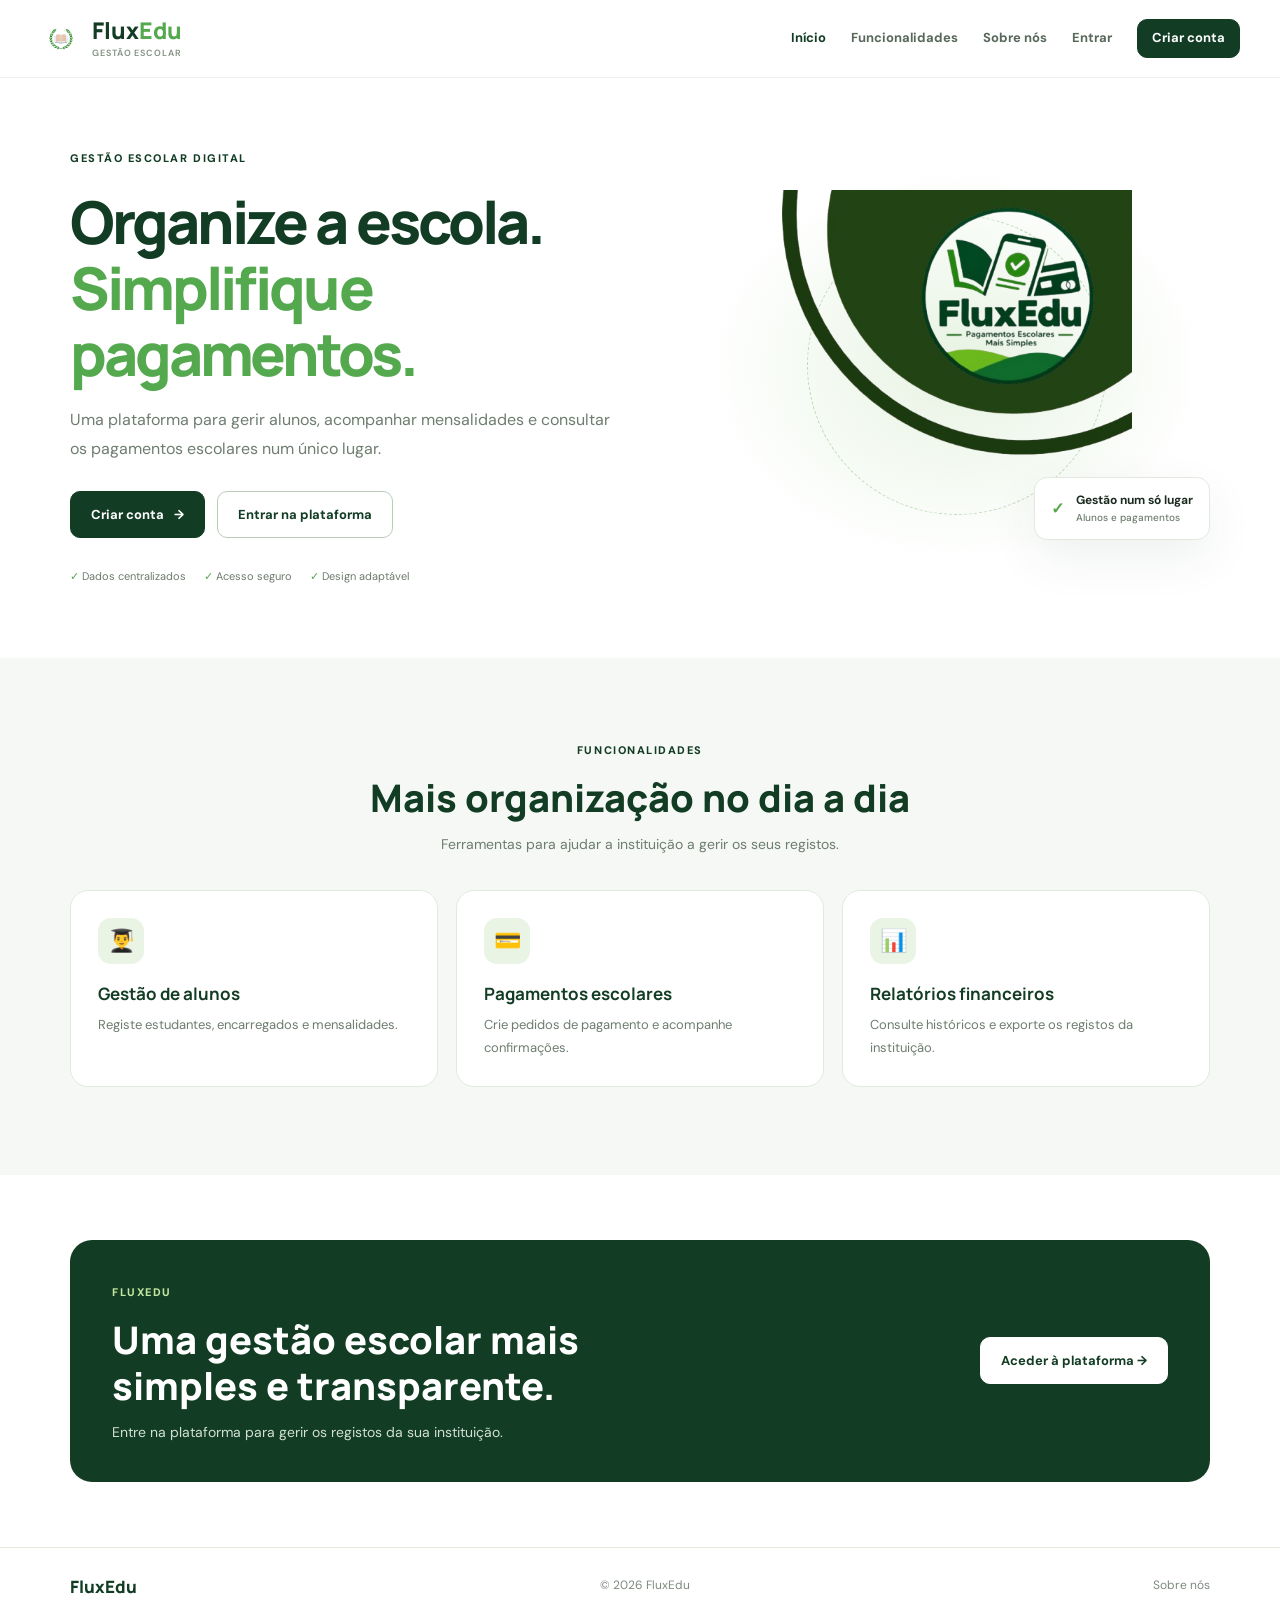
<file: index.html>
<!doctype html>
<html lang="pt">
<head>
  <meta charset="utf-8"><meta name="viewport" content="width=device-width,initial-scale=1">
  <meta name="theme-color" content="#123d24">
  <title>FluxEdu | Gestão escolar</title>
  
  <link rel="stylesheet" href="style.css">

</head>
<body>

  
<header class="topbar">
  <a class="brand" href="index.html">
    <img src="logo-fluxedu.png" alt="">
    <span>Flux<span>Edu</span>
      <small>Gestão escolar</small>
    </span>
  </a>
  <button class="menu-btn" aria-expanded="false" aria-controls="nav">☰</button>
  <nav id="nav">
    <a class="active" href="index.html">Início</a>
    <a href="#funcionalidades">Funcionalidades</a>
    <a href="sobre.html">Sobre nós</a>
    <a href="login.html">Entrar</a>
    <a class="btn small" href="cadastro.html">Criar conta</a>
  
  </nav>

</header>
  
<main>
  
<section class="hero wrap">
  <div>
    <span class="eyebrow">GESTÃO ESCOLAR DIGITAL</span>
    <h1>Organize a escola.<br><em>Simplifique pagamentos.</em></h1>
    <p>Uma plataforma para gerir alunos, acompanhar mensalidades e consultar os pagamentos escolares num único lugar.</p>
    
    <div class="actions">
      <a class="btn" href="cadastro.html">Criar conta <span>→</span></a>
      <a class="btn outline" href="login.html">Entrar na plataforma</a>
    </div>
    
    <div class="ticks">
      <span>✓ Dados centralizados</span>
      <span>✓ Acesso seguro</span>
      <span>✓ Design adaptável</span>
    </div>
  </div>
  
  <div class="hero-art">
    <div class="ring">
      
    </div>
    <img src="moldura-fluxedu.png" alt="Marca FluxEdu">
    
    <div class="float-card">✓ <span><b>Gestão num só lugar</b>
      <small>Alunos e pagamentos</small>
    </span>
    </div>
  </div>
</section>
<section class="features" id="funcionalidades">
  <div class="wrap">
    <div class="section-title">
      <span class="eyebrow">FUNCIONALIDADES</span>
      <h2>Mais organização no dia a dia</h2>
      <p>Ferramentas para ajudar a instituição a gerir os seus registos.</p>
    </div>
    
    <div class="cards">
      <article><i>👨‍🎓</i><h3>Gestão de alunos</h3><p>Registe estudantes, encarregados e mensalidades.</p></article>
      <article><i>💳</i><h3>Pagamentos escolares</h3><p>Crie pedidos de pagamento e acompanhe confirmações.</p></article>
      <article><i>📊 </i><h3>Relatórios financeiros</h3><p>Consulte históricos e exporte os registos da instituição.</p></article>
    </div>
  </div>
</section>
  
<section class="cta wrap">
  <div>
    <span class="eyebrow light">FLUXEDU</span>
    <h2>Uma gestão escolar mais simples e transparente.</h2>
    <p>Entre na plataforma para gerir os registos da sua instituição.</p>
  
  </div>
  
  <a class="btn white" href="login.html">Aceder à plataforma →</a>

</section>
</main>
  <footer>
    <a href="index.html">FluxEdu</a>
    <span>© 2026 FluxEdu</span>
    <a href="sobre.html">Sobre nós</a>
  </footer>
  
  <script src="app.js"></script>


</body>
</html>
</file>
<file: style.css>
@import url('https://fonts.googleapis.com/css2?family=DM+Sans:wght@400;500;600;700&family=Manrope:wght@400;500;600;700;800&display=swap');
:root{--deep:#123d24;
      --deep2:#123d24;
      --black:#1d6035;
      --green:#54a84d;
      --lime:#c4e6a2;
      --ink:#1b2b20;
      --muted:#6e7d70;
      --bg:#f5f8f4;
      --line:#e2eae0;
      --white:#fff;
      --shadow:0 18px 50px #123d2412}
*{box-sizing:border-box}
html{scroll-behavior:smooth}
body{margin:0;
     font-family:"DM Sans",Arial,sans-serif;
     color:var(--ink);
     line-height:1.6}

a{color:inherit;
  text-decoration:none
 }
button,input{font:inherit}
img{display:block;
    max-width:100%
   }

.wrap{width:min(1140px,calc(100% - 42px));
      margin:auto
     }
.topbar{height:78px;
        display:flex;
        align-items:center;
        justify-content:space-between;
        padding:0 max(22px,calc((100% - 1200px)/2));
        border-bottom:1px solid #edf1eb;
        position:sticky;
        top:0;
        z-index:10;
        background:#ffffffed;
        backdrop-filter:blur(12px)
       }
.brand{
  display:flex;
  align-items:center;
  gap:10px;
  font:800 23px Manrope,sans-serif;
  color:var(--deep);
  line-height:1.05;
  flex-shrink:0}
.brand>span>span{
  color:var(--green)}

.brand img{width:42px;
           height:42px;
           object-fit:contain;
           border-radius:50%
          }
.brand small{display:block;
             font:600 9px "DM Sans",sans-serif;
             letter-spacing:.1em;
             text-transform:uppercase;
             color:#839083;
             margin-top:5px
            }
.topbar nav{display:flex;
            align-items:center;
            gap:25px;
            font-size:13px;
            font-weight:700;
            color:#58685b
           }
.topbar nav a:hover,.topbar nav .active{
  color:var(--deep2)
}
.btn{display:inline-flex;
     align-items:center;
     justify-content:center;
     gap:10px;
     min-height:47px;
     padding:12px 20px;
     border:1px solid var(--deep2);
     border-radius:10px;
     background:var(--deep2);
     color:white;
     font-size:13px;
     font-weight:700;
     cursor:pointer;
     transition:.2s
    }

.btn:hover{background:var(--deep);
           transform:translateY(-1px)
          }
.btn:disabled{
  opacity:.6;
  cursor:wait;
  transform:none}
.btn.small{min-height:39px;
           padding:8px 14px
          }
.btn.outline{background:transparent;
             color:var(--deep2);
             border-color:#b9cdb9
            }
.btn.outline:hover{background:var(--deep2);
                   color:#fff}
.btn.full{width:100%;
          margin-top:10px
         }
.menu-btn{display:none;
          background:white;
          border:1px solid var(--line);
          border-radius:9px;
          padding:7px 12px;
          font-size:21px;
          color:var(--deep)
         }
.hero{display:grid;
      grid-template-columns:1.08fr .92fr;
      gap:40px;
      align-items:center;
      padding-top:66px;
      padding-bottom:72px;
      min-height:570px
     }
.eyebrow{font-size:11px;
         font-weight:800;
         letter-spacing:.14em;
         color:var(--deep2)
        }
.hero h1,.about h1{font:800 clamp(38px,4.8vw,59px)/1.12 Manrope,sans-serif;
                   letter-spacing:-.05em;
                   color:var(--deep);
                   margin:19px 0
                  }
.hero h1 em,.about h1 em{color:var(--green);
                         font-style:normal
                        }
.hero>div:first-child>p,.lead{font-size:16px;
                              line-height:1.8; 
                              color:var(--muted);
                              max-width:560px
                             }
.actions{display:flex;
         flex-wrap:wrap;
         gap:12px;
         margin-top:28px}
.ticks{display:flex;
       flex-wrap:wrap;
       gap:13px 18px;
       margin-top:30px;
       color:#6d7b6e;
       font-size:11px}
.ticks span:first-letter{color:var(--green)
                        }
.hero-art{min-height:400px;
          display:grid;
          place-items:center;
          position:relative;
          background:radial-gradient(ellipse,#e7f3e2,transparent 70%);
          border-radius:45%}
.hero-art img{height:350px;
              width:100%;
              object-fit:contain;
              position:relative;
              z-index:1}
.ring{position:absolute;
      width:300px;
      height:300px;
      border:1px dashed #bdd8b2;
      border-radius:50%}
.float-card{position:absolute;
            right:0;
            bottom:25px;
            z-index:2;
            display:flex;
            align-items:center;
            gap:12px;
            background:white;
            border:1px solid var(--line);
            border-radius:13px;
            padding:13px 16px;
            box-shadow:var(--shadow);
            color:var(--green);
            font-weight:900
           }
.float-card b,.float-card small{display:block}

.float-card b{font-size:12px;
              color:var(--ink)}
.float-card small{font-size:10px;
                  color:var(--muted);
                  font-weight:500}
.features{background:var(--bg);
          padding:78px 0 88px}
.section-title{text-align:center;
               margin:0 auto 34px}
.section-title h2,.cta h2{font:800 clamp(27px,3.2vw,38px)/1.2 Manrope,sans-serif;
                          color:var(--deep);
                          margin:13px 0}
.section-title p,.cta p{color:var(--muted);
                        font-size:14px;
                        margin:0}
.cards{display:grid;
       grid-template-columns:repeat(3,minmax(0,1fr));gap:18px}

.cards article{background:white;
               border:1px solid var(--line);
               border-radius:18px;
               padding:27px}

.cards i{display:grid;
         place-items:center;
         width:46px;height:46px;background:#eaf4e5;
         color:var(--deep2);
         border-radius:13px;font-size:22px;font-style:normal}.cards h3{font:700 17px Manrope,sans-serif;color:var(--deep);margin:18px 0 8px}.cards p{font-size:13px;color:var(--muted);margin:0;line-height:1.8}.cta{background:var(--deep);color:white;border-radius:22px;margin-top:65px;margin-bottom:65px;padding:38px 42px;display:flex;align-items:center;justify-content:space-between;gap:20px}.cta h2{color:white;max-width:620px}.cta p{color:#d2e0d3}.light{color:var(--lime)}.white{background:white;color:var(--deep);border-color:white;flex-shrink:0}.white:hover{background:#eef7e8;color:var(--deep)}footer{min-height:78px;border-top:1px solid var(--line);display:flex;align-items:center;justify-content:space-between;gap:15px;padding:20px max(22px,calc((100% - 1140px)/2));font-size:12px;color:#7e897f}footer>a:first-child{font:800 17px Manrope,sans-serif;color:var(--deep)}
.about{padding-top:65px;padding-bottom:70px;text-align:center}.about h1{font-size:clamp(37px,5vw,54px)}.lead{margin:0 auto 36px;max-width:750px}.notice{padding:14px 17px;border-radius:10px;background:#edf6e8;color:#526c51;font-size:12px;line-height:1.8;margin-top:22px;text-align:left}
.auth-body{background:var(--bg);min-height:100vh}.back{position:absolute;top:19px;left:24px;z-index:2;font-size:12px;font-weight:700;color:var(--deep2)}.auth{min-height:100vh;display:grid;grid-template-columns:1fr 1fr}.auth-side{background:var(--deep);color:white;padding:50px clamp(25px,6vw,80px);display:flex;flex-direction:column;justify-content:center;overflow:hidden;position:relative}.auth-side:after{content:"";position:absolute;width:440px;height:440px;border:1px solid #ffffff20;border-radius:50%;bottom:-230px;right:-180px;box-shadow:0 0 0 45px #ffffff08,0 0 0 90px #ffffff05}.brand-light{color:white;align-self:flex-start;position:relative;z-index:1}.brand-light small{color:#d3e0d4}.auth-side h1{font:800 clamp(30px,3.8vw,47px)/1.17 Manrope,sans-serif;letter-spacing:-.04em;margin:48px 0 10px;position:relative;z-index:1}.auth-side>p{color:#d4e1d5;font-size:14px;max-width:400px;position:relative;z-index:1}.auth-logo{height:200px;width:min(330px,90%);object-fit:contain;margin-top:20px;position:relative;z-index:1}.auth-main{display:grid;place-items:center;padding:70px 25px}.form-card{width:min(100%,420px);background:white;border:1px solid var(--line);border-radius:18px;padding:clamp(22px,3.5vw,38px);box-shadow:var(--shadow)}.form-card h2{font:800 28px Manrope,sans-serif;color:var(--deep);letter-spacing:-.03em;margin:10px 0 3px}.muted{font-size:12px;color:var(--muted)}.form-card>label,.panel label{display:block;font-size:12px;font-weight:700;color:#3c4e3e;margin:17px 0 6px}.form-card input,.panel input,.search{width:100%;min-width:0;min-height:45px;border:1px solid #dce5db;border-radius:9px;padding:10px 12px;background:white;color:var(--ink)}input:focus{outline:2px solid #73b86655;border-color:#65a95c}.hint{display:block;font-size:10px;line-height:1.6;color:var(--muted);margin-top:7px}.message{font-size:12px;color:var(--deep2);line-height:1.6}.message.error{color:#b33b32}.link-button{display:block;border:0;background:none;color:var(--deep2);font-size:12px;font-weight:700;margin:12px auto;cursor:pointer}.switch{text-align:center;font-size:12px;color:var(--muted);margin:19px 0 0}.switch a{color:var(--deep2);font-weight:800}
.dash-body{background:var(--bg);min-height:100vh}.dash-top{height:72px;background:white;border-bottom:1px solid var(--line);display:flex;align-items:center;justify-content:space-between;padding:0 max(18px,calc((100% - 1200px)/2));gap:15px}.dash-top .brand{font-size:20px}.dash-top .brand img{width:36px;height:36px}.user-actions{display:flex;align-items:center;gap:14px;font-size:11px;color:var(--muted)}.dash-wrap{width:min(1200px,calc(100% - 36px));margin:30px auto}.dash-heading{display:flex;align-items:center;justify-content:space-between;gap:20px;margin-bottom:22px}.dash-heading h1{font:800 clamp(24px,3vw,32px) Manrope,sans-serif;color:var(--deep);margin:5px 0}.dash-heading p{margin:0}.secure-pill{font-size:10px;color:#337744;background:#e7f4e3;padding:8px 11px;border-radius:20px;white-space:nowrap}.stats{display:grid;grid-template-columns:repeat(3,minmax(0,1fr));gap:14px;margin-bottom:18px}.stats article,.panel{background:white;border:1px solid var(--line);border-radius:15px}.stats article{padding:20px}.stats article span{font-size:12px;color:var(--muted)}.stats article strong{display:block;font:800 clamp(22px,2.5vw,30px) Manrope,sans-serif;color:var(--deep);margin-top:7px;overflow-wrap:anywhere}.panel{padding:22px;margin-bottom:18px;min-width:0}.panel-head{display:flex;align-items:center;justify-content:space-between;gap:15px;margin-bottom:18px}.panel-head h2{font:800 17px Manrope,sans-serif;color:var(--deep);margin:0}.panel-head p{font-size:11px;color:var(--muted);margin:4px 0 0}.form-grid{display:grid;grid-template-columns:repeat(4,minmax(0,1fr));gap:13px;align-items:end}.form-grid>div{min-width:0}.form-grid label{margin-top:0}.form-grid .end{padding-bottom:1px}.form-grid .btn{width:100%;min-height:45px}.wrap-head{flex-wrap:wrap}.search{max-width:260px;min-height:40px;font-size:12px}.table-scroll{overflow-x:auto;width:100%;border:1px solid #edf1eb;border-radius:9px}table{border-collapse:collapse;width:100%;text-align:left;font-size:12px}th,td{padding:13px 12px;border-bottom:1px solid #edf1eb;white-space:nowrap}th{background:#f8faf7;color:#778578;font-size:10px;text-transform:uppercase;letter-spacing:.04em}td{color:#4f6151}tbody tr:last-child td{border-bottom:0}.empty{text-align:center;color:#99a49a;padding:25px}.pill{display:inline-block;border-radius:20px;padding:4px 8px;font-size:10px;font-weight:800}.pill.ok{background:#e7f4e3;color:#34733c}.pill.pending{background:#fff3d9;color:#9c6b17}.pill.bad{background:#ffebe9;color:#ad3e35}.action-cell{display:flex;gap:7px;align-items:center}.action-cell input{min-width:130px;width:145px;min-height:34px;padding:5px;font-size:11px}.mini-action{border:0;border-radius:7px;background:var(--deep2);color:white;padding:8px 10px;font-size:10px;font-weight:800;cursor:pointer}.mini-action:disabled{opacity:.5}.footnote{font-size:10px;color:#929c92;text-align:center;padding:10px}.hidden{display:none!important}.toast{position:fixed;right:20px;bottom:20px;max-width:min(420px,calc(100% - 40px));padding:13px 17px;border-radius:10px;background:var(--deep);color:white;font-size:12px;box-shadow:var(--shadow);opacity:0;pointer-events:none;transform:translateY(10px);transition:.2s}.toast.show{opacity:1;transform:translateY(0)}




@media(max-width:900px){.topbar nav{gap:14px}.hero{gap:20px}.hero-art img{height:300px}.cards{gap:12px}.cards article{padding:22px}.form-grid{grid-template-columns:repeat(2,minmax(0,1fr))}.auth-side{padding-inline:30px}}
@media(max-width:700px){.topbar{height:68px;padding:0 16px}.brand{font-size:20px}.brand img{width:37px;height:37px}.menu-btn{display:block}.topbar nav{display:none;position:absolute;top:67px;left:0;right:0;background:white;border-bottom:1px solid var(--line);padding:14px 18px 18px;box-shadow:var(--shadow);flex-direction:column;align-items:stretch;gap:3px}.topbar nav.open{display:flex}.topbar nav>a:not(.btn){padding:9px 3px}.hero{grid-template-columns:1fr;padding-top:44px;padding-bottom:48px;gap:8px}.hero>div:first-child{text-align:center}.hero h1{font-size:clamp(36px,9vw,47px)}.hero>div:first-child>p{font-size:14px;margin:auto}.actions,.ticks{justify-content:center}.actions .btn{flex:1 1 155px}.ticks{font-size:10px;gap:8px 12px}.hero-art{min-height:285px;max-width:480px;width:100%;margin:auto}.hero-art img{height:270px}.ring{width:240px;height:240px}.float-card{right:0;bottom:10px;padding:10px 12px}.features{padding:54px 0}.section-title h2{font-size:28px}.cards{grid-template-columns:1fr}.cards article{padding:22px}.cards h3{margin-top:12px}.cta{margin-top:38px;margin-bottom:38px;padding:27px 23px;align-items:flex-start;flex-direction:column}.about{padding-top:45px}.about .cards{margin-top:20px}.about h1{font-size:38px}.lead{font-size:14px}.auth{grid-template-columns:1fr}.auth-side{display:none}.back{top:15px;left:17px}.auth-main{padding:65px 15px 25px;align-items:start}.form-card{padding:24px}.dash-top{height:auto;min-height:67px;padding:10px 13px;flex-wrap:wrap}.dash-top .brand{font-size:18px}.dash-top .brand img{width:32px;height:32px}.user-actions{gap:8px}.user-actions>span{display:none}.user-actions .btn{min-height:34px;padding:6px 9px;font-size:10px}.dash-wrap{width:calc(100% - 22px);margin:20px auto}.dash-heading{align-items:flex-start;flex-direction:column;gap:8px}.stats{grid-template-columns:1fr;gap:9px}.stats article{padding:14px 16px}.stats article strong{font-size:24px;margin-top:3px}.panel{padding:15px;margin-bottom:12px}.form-grid{grid-template-columns:1fr;gap:8px}.form-grid .btn{margin-top:6px}.panel-head{align-items:flex-start}.wrap-head{flex-direction:column}.search{max-width:none}.dash-heading h1{font-size:25px}.dash-heading p{font-size:11px}.table-scroll{border-radius:7px}th,td{padding:11px 10px}.secure-pill{font-size:9px}.toast{left:12px;right:12px;bottom:12px;max-width:none;text-align:center}footer{justify-content:center;flex-wrap:wrap;text-align:center;padding:20px 14px}}
@media(max-width:370px){.wrap{width:calc(100% - 28px)}.hero h1{font-size:34px}.actions{flex-direction:column}.actions .btn{width:100%}.float-card{right:-2px}.form-card h2{font-size:24px}.user-actions .btn{font-size:9px}}
@media(prefers-reduced-motion:reduce){*{scroll-behavior:auto!important;transition:none!important}}
</file>
